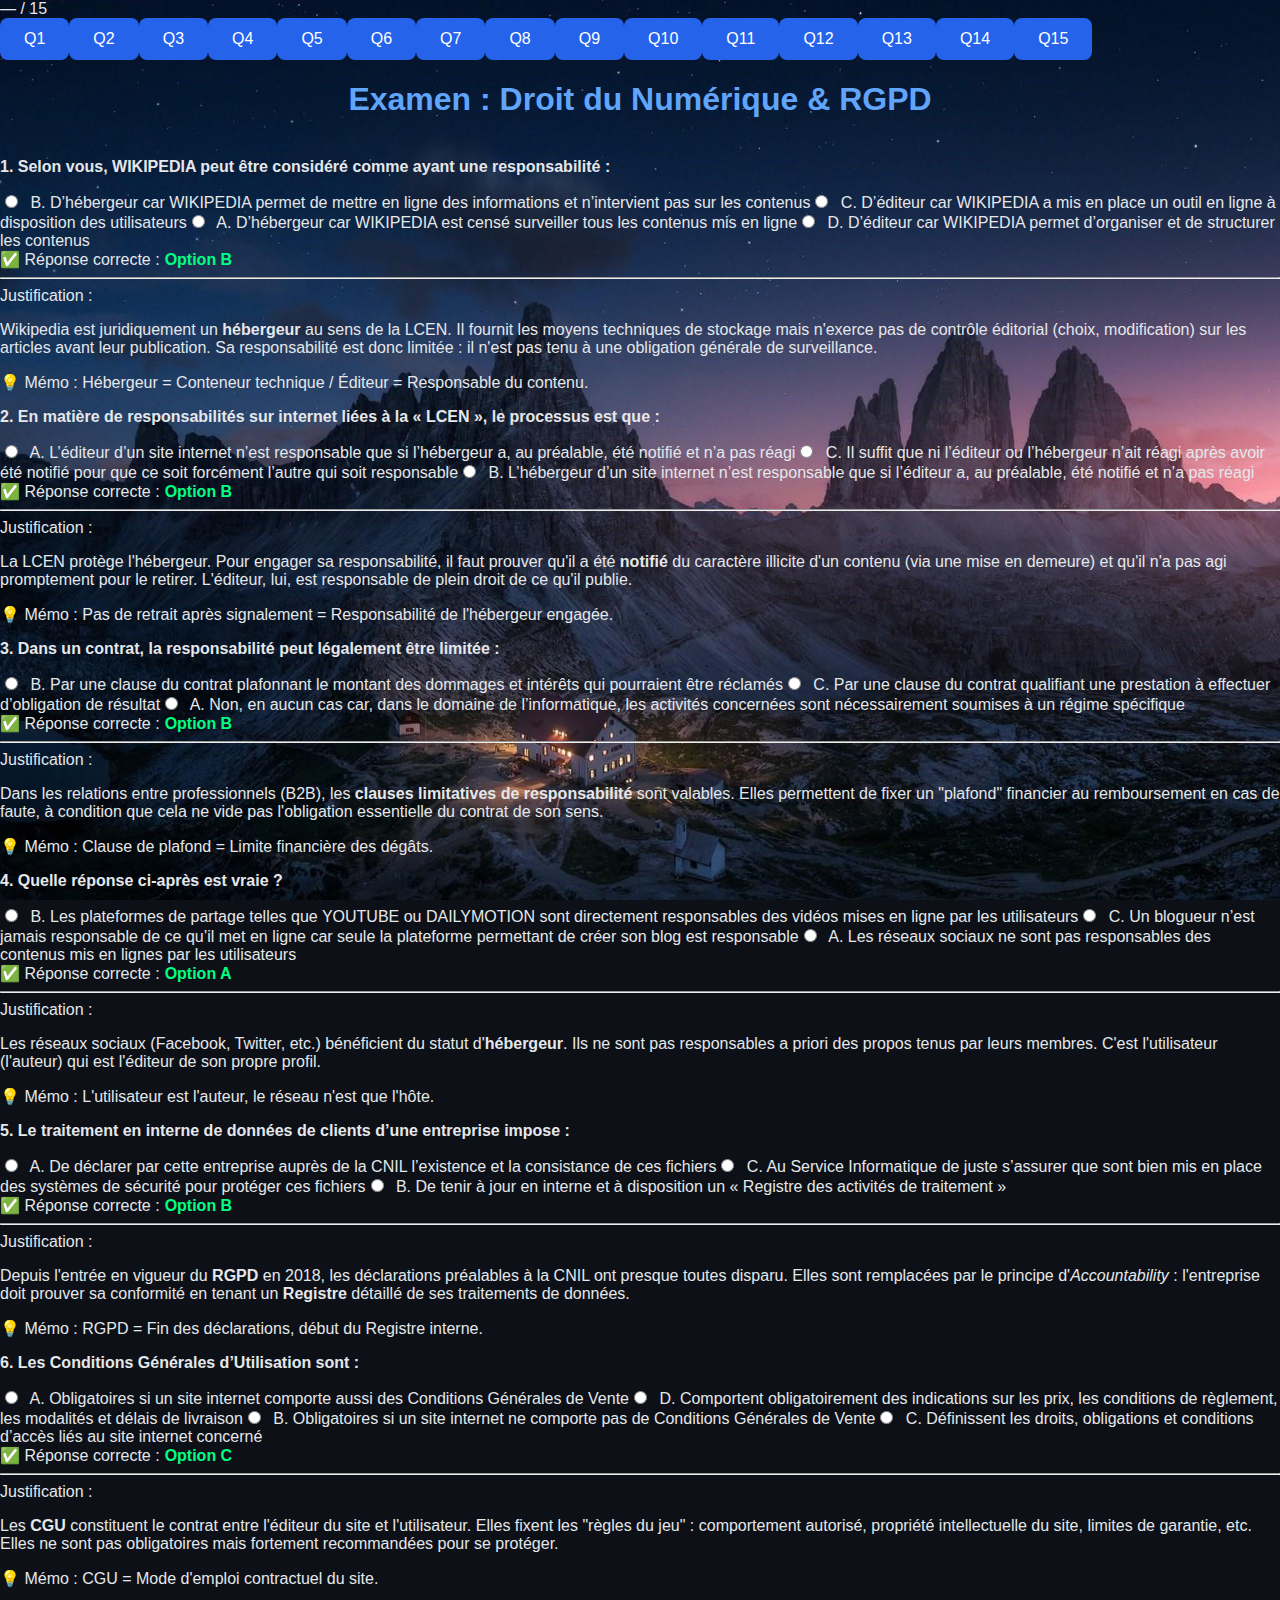
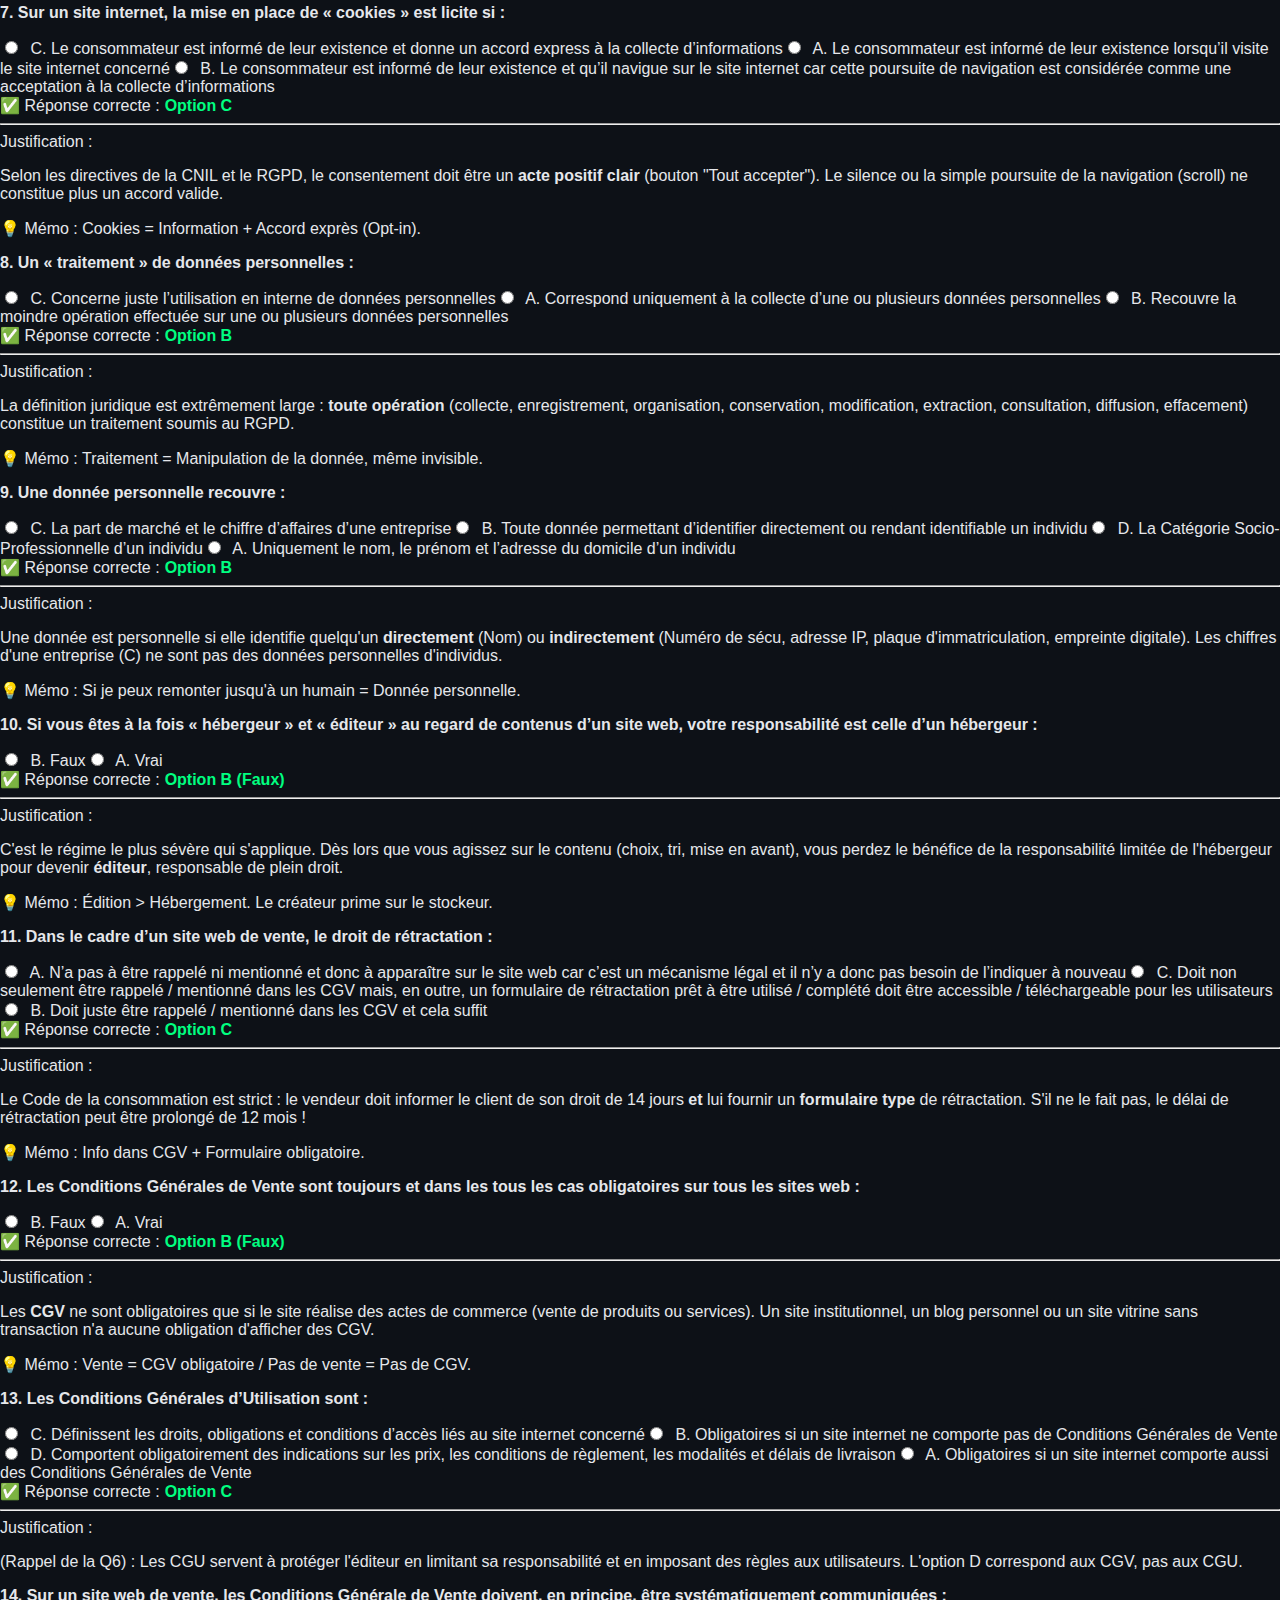
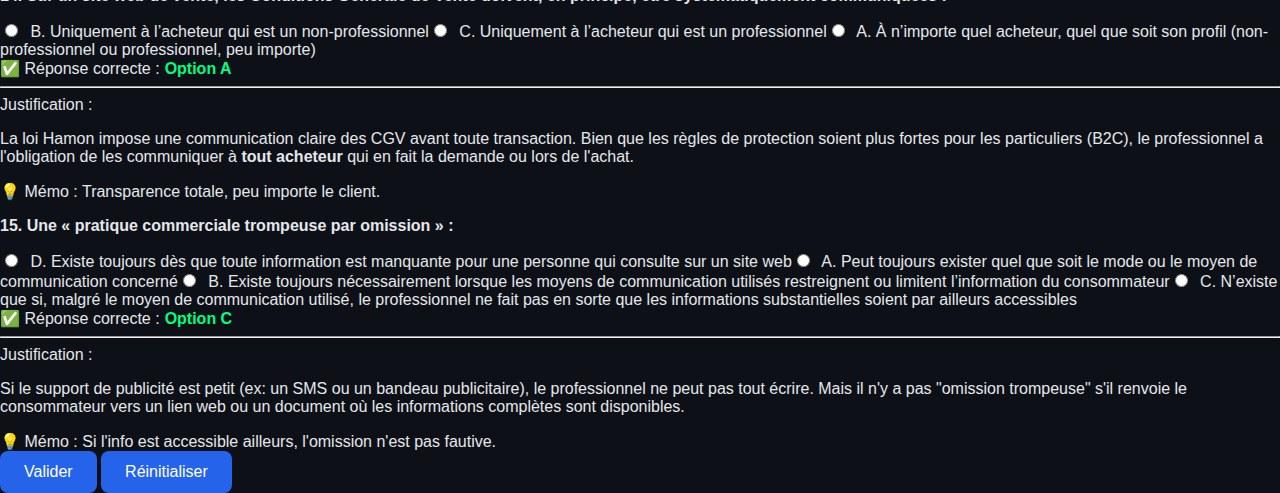
<file: Droit.html>
<!DOCTYPE html>
<html lang="fr">
<head>
    <meta charset="UTF-8" />
    <meta name="viewport" content="width=device-width, initial-scale=1.0">
    <title>Examen Cyber-Droit & PI - Expert</title>
    <link rel="stylesheet" href="QCM.css" />
    <style>
        /* Ajout rapide pour garantir l'alignement sur la même ligne */
        .correct-answer-line { display: block; margin-bottom: 8px; }
        .correct-answer-text { color: #00ff80; font-weight: bold; margin-left: 5px; }
    </style>
</head>
<body style="background-image: url('mountain_sunset.jpg'); background-size: cover; background-position: center; background-attachment: fixed; background-repeat: no-repeat; background-color: #0d1117;">
<div class="sidebar-toggle" id="mobile-toggle">
    <span></span><span></span><span></span>
</div>

<div class="layout">
    <aside class="sidebar" id="sidebar">

        <div class="score-result" id="score-container">
            <div id="score-result"> — / 15</div>
        </div>

        <nav class="sidebar-list">
            <script>
                const NbQuestions = 15; 
                for(let i=1; i <= NbQuestions; i++) { 
                    document.write(`<button class="nav-question" data-target="${i}">Q${i}</button>`); 
                }
            </script>
        </nav>
    </aside>
<main class="main-content">
    <h1>Examen : Droit du Numérique & RGPD</h1>

    <section id="section-examen">
        <div class="qcm-question" id="question-1" data-question="1">
            <p><b>1. Selon vous, WIKIPEDIA peut être considéré comme ayant une responsabilité :</b></p>
            <div class="qcm-options">
                <label><input type="radio" name="q1" value="A"> A. D’hébergeur car WIKIPEDIA est censé surveiller tous les contenus mis en ligne</label>
                <label><input type="radio" name="q1" value="B"> B. D’hébergeur car WIKIPEDIA permet de mettre en ligne des informations et n’intervient pas sur les contenus</label>
                <label><input type="radio" name="q1" value="C"> C. D’éditeur car WIKIPEDIA a mis en place un outil en ligne à disposition des utilisateurs</label>
                <label><input type="radio" name="q1" value="D"> D. D’éditeur car WIKIPEDIA permet d’organiser et de structurer les contenus</label>
            </div>
            <div class="correction-panel">
                <div class="explanation-box">
                    <div class="correct-answer-line">
                        <span class="justif-title">✅ Réponse correcte :</span><span class="correct-answer-text">Option B</span>
                    </div>
                    <hr>
                    <span class="justif-title">Justification :</span>
                    <p>Wikipedia est juridiquement un <b>hébergeur</b> au sens de la LCEN. Il fournit les moyens techniques de stockage mais n'exerce pas de contrôle éditorial (choix, modification) sur les articles avant leur publication. Sa responsabilité est donc limitée : il n'est pas tenu à une obligation générale de surveillance.</p>
                    <span class="mnemonic">💡 Mémo : Hébergeur = Conteneur technique / Éditeur = Responsable du contenu.</span>
                </div>
            </div>
        </div>

        <div class="qcm-question" id="question-2" data-question="2">
            <p><b>2. En matière de responsabilités sur internet liées à la « LCEN », le processus est que :</b></p>
            <div class="qcm-options">
                <label><input type="radio" name="q2" value="A"> A. L’éditeur d’un site internet n’est responsable que si l’hébergeur a, au préalable, été notifié et n’a pas réagi</label>
                <label><input type="radio" name="q2" value="B"> B. L’hébergeur d’un site internet n’est responsable que si l’éditeur a, au préalable, été notifié et n’a pas réagi</label>
                <label><input type="radio" name="q2" value="C"> C. Il suffit que ni l’éditeur ou l’hébergeur n’ait réagi après avoir été notifié pour que ce soit forcément l’autre qui soit responsable</label>
            </div>
            <div class="correction-panel">
                <div class="explanation-box">
                    <div class="correct-answer-line">
                        <span class="justif-title">✅ Réponse correcte :</span><span class="correct-answer-text">Option B</span>
                    </div>
                    <hr>
                    <span class="justif-title">Justification :</span>
                    <p>La LCEN protège l'hébergeur. Pour engager sa responsabilité, il faut prouver qu'il a été <b>notifié</b> du caractère illicite d'un contenu (via une mise en demeure) et qu'il n'a pas agi promptement pour le retirer. L'éditeur, lui, est responsable de plein droit de ce qu'il publie.</p>
                    <span class="mnemonic">💡 Mémo : Pas de retrait après signalement = Responsabilité de l'hébergeur engagée.</span>
                </div>
            </div>
        </div>

        <div class="qcm-question" id="question-3" data-question="3">
            <p><b>3. Dans un contrat, la responsabilité peut légalement être limitée :</b></p>
            <div class="qcm-options">
                <label><input type="radio" name="q3" value="A"> A. Non, en aucun cas car, dans le domaine de l’informatique, les activités concernées sont nécessairement soumises à un régime spécifique</label>
                <label><input type="radio" name="q3" value="B"> B. Par une clause du contrat plafonnant le montant des dommages et intérêts qui pourraient être réclamés</label>
                <label><input type="radio" name="q3" value="C"> C. Par une clause du contrat qualifiant une prestation à effectuer d’obligation de résultat</label>
            </div>
            <div class="correction-panel">
                <div class="explanation-box">
                    <div class="correct-answer-line">
                        <span class="justif-title">✅ Réponse correcte :</span><span class="correct-answer-text">Option B</span>
                    </div>
                    <hr>
                    <span class="justif-title">Justification :</span>
                    <p>Dans les relations entre professionnels (B2B), les <b>clauses limitatives de responsabilité</b> sont valables. Elles permettent de fixer un "plafond" financier au remboursement en cas de faute, à condition que cela ne vide pas l'obligation essentielle du contrat de son sens.</p>
                    <span class="mnemonic">💡 Mémo : Clause de plafond = Limite financière des dégâts.</span>
                </div>
            </div>
        </div>

        <div class="qcm-question" id="question-4" data-question="4">
            <p><b>4. Quelle réponse ci-après est vraie ?</b></p>
            <div class="qcm-options">
                <label><input type="radio" name="q4" value="A"> A. Les réseaux sociaux ne sont pas responsables des contenus mis en lignes par les utilisateurs</label>
                <label><input type="radio" name="q4" value="B"> B. Les plateformes de partage telles que YOUTUBE ou DAILYMOTION sont directement responsables des vidéos mises en ligne par les utilisateurs</label>
                <label><input type="radio" name="q4" value="C"> C. Un blogueur n’est jamais responsable de ce qu’il met en ligne car seule la plateforme permettant de créer son blog est responsable</label>
            </div>
            <div class="correction-panel">
                <div class="explanation-box">
                    <div class="correct-answer-line">
                        <span class="justif-title">✅ Réponse correcte :</span><span class="correct-answer-text">Option A</span>
                    </div>
                    <hr>
                    <span class="justif-title">Justification :</span>
                    <p>Les réseaux sociaux (Facebook, Twitter, etc.) bénéficient du statut d'<b>hébergeur</b>. Ils ne sont pas responsables a priori des propos tenus par leurs membres. C'est l'utilisateur (l'auteur) qui est l'éditeur de son propre profil.</p>
                    <span class="mnemonic">💡 Mémo : L'utilisateur est l'auteur, le réseau n'est que l'hôte.</span>
                </div>
            </div>
        </div>

        <div class="qcm-question" id="question-5" data-question="5">
            <p><b>5. Le traitement en interne de données de clients d’une entreprise impose :</b></p>
            <div class="qcm-options">
                <label><input type="radio" name="q5" value="A"> A. De déclarer par cette entreprise auprès de la CNIL l’existence et la consistance de ces fichiers</label>
                <label><input type="radio" name="q5" value="B"> B. De tenir à jour en interne et à disposition un « Registre des activités de traitement »</label>
                <label><input type="radio" name="q5" value="C"> C. Au Service Informatique de juste s’assurer que sont bien mis en place des systèmes de sécurité pour protéger ces fichiers</label>
            </div>
            <div class="correction-panel">
                <div class="explanation-box">
                    <div class="correct-answer-line">
                        <span class="justif-title">✅ Réponse correcte :</span><span class="correct-answer-text">Option B</span>
                    </div>
                    <hr>
                    <span class="justif-title">Justification :</span>
                    <p>Depuis l'entrée en vigueur du <b>RGPD</b> en 2018, les déclarations préalables à la CNIL ont presque toutes disparu. Elles sont remplacées par le principe d'<i>Accountability</i> : l'entreprise doit prouver sa conformité en tenant un <b>Registre</b> détaillé de ses traitements de données.</p>
                    <span class="mnemonic">💡 Mémo : RGPD = Fin des déclarations, début du Registre interne.</span>
                </div>
            </div>
        </div>

        <div class="qcm-question" id="question-6" data-question="6">
            <p><b>6. Les Conditions Générales d’Utilisation sont :</b></p>
            <div class="qcm-options">
                <label><input type="radio" name="q6" value="A"> A. Obligatoires si un site internet comporte aussi des Conditions Générales de Vente</label>
                <label><input type="radio" name="q6" value="B"> B. Obligatoires si un site internet ne comporte pas de Conditions Générales de Vente</label>
                <label><input type="radio" name="q6" value="C"> C. Définissent les droits, obligations et conditions d’accès liés au site internet concerné</label>
                <label><input type="radio" name="q6" value="D"> D. Comportent obligatoirement des indications sur les prix, les conditions de règlement, les modalités et délais de livraison</label>
            </div>
            <div class="correction-panel">
                <div class="explanation-box">
                    <div class="correct-answer-line">
                        <span class="justif-title">✅ Réponse correcte :</span><span class="correct-answer-text">Option C</span>
                    </div>
                    <hr>
                    <span class="justif-title">Justification :</span>
                    <p>Les <b>CGU</b> constituent le contrat entre l'éditeur du site et l'utilisateur. Elles fixent les "règles du jeu" : comportement autorisé, propriété intellectuelle du site, limites de garantie, etc. Elles ne sont pas obligatoires mais fortement recommandées pour se protéger.</p>
                    <span class="mnemonic">💡 Mémo : CGU = Mode d'emploi contractuel du site.</span>
                </div>
            </div>
        </div>

        <div class="qcm-question" id="question-7" data-question="7">
            <p><b>7. Sur un site internet, la mise en place de « cookies » est licite si :</b></p>
            <div class="qcm-options">
                <label><input type="radio" name="q7" value="A"> A. Le consommateur est informé de leur existence lorsqu’il visite le site internet concerné</label>
                <label><input type="radio" name="q7" value="B"> B. Le consommateur est informé de leur existence et qu’il navigue sur le site internet car cette poursuite de navigation est considérée comme une acceptation à la collecte d’informations</label>
                <label><input type="radio" name="q7" value="C"> C. Le consommateur est informé de leur existence et donne un accord express à la collecte d’informations</label>
            </div>
            <div class="correction-panel">
                <div class="explanation-box">
                    <div class="correct-answer-line">
                        <span class="justif-title">✅ Réponse correcte :</span><span class="correct-answer-text">Option C</span>
                    </div>
                    <hr>
                    <span class="justif-title">Justification :</span>
                    <p>Selon les directives de la CNIL et le RGPD, le consentement doit être un <b>acte positif clair</b> (bouton "Tout accepter"). Le silence ou la simple poursuite de la navigation (scroll) ne constitue plus un accord valide.</p>
                    <span class="mnemonic">💡 Mémo : Cookies = Information + Accord exprès (Opt-in).</span>
                </div>
            </div>
        </div>

        <div class="qcm-question" id="question-8" data-question="8">
            <p><b>8. Un « traitement » de données personnelles :</b></p>
            <div class="qcm-options">
                <label><input type="radio" name="q8" value="A"> A. Correspond uniquement à la collecte d’une ou plusieurs données personnelles</label>
                <label><input type="radio" name="q8" value="B"> B. Recouvre la moindre opération effectuée sur une ou plusieurs données personnelles</label>
                <label><input type="radio" name="q8" value="C"> C. Concerne juste l’utilisation en interne de données personnelles</label>
            </div>
            <div class="correction-panel">
                <div class="explanation-box">
                    <div class="correct-answer-line">
                        <span class="justif-title">✅ Réponse correcte :</span><span class="correct-answer-text">Option B</span>
                    </div>
                    <hr>
                    <span class="justif-title">Justification :</span>
                    <p>La définition juridique est extrêmement large : <b>toute opération</b> (collecte, enregistrement, organisation, conservation, modification, extraction, consultation, diffusion, effacement) constitue un traitement soumis au RGPD.</p>
                    <span class="mnemonic">💡 Mémo : Traitement = Manipulation de la donnée, même invisible.</span>
                </div>
            </div>
        </div>

        <div class="qcm-question" id="question-9" data-question="9">
            <p><b>9. Une donnée personnelle recouvre :</b></p>
            <div class="qcm-options">
                <label><input type="radio" name="q9" value="A"> A. Uniquement le nom, le prénom et l’adresse du domicile d’un individu</label>
                <label><input type="radio" name="q9" value="B"> B. Toute donnée permettant d’identifier directement ou rendant identifiable un individu</label>
                <label><input type="radio" name="q9" value="C"> C. La part de marché et le chiffre d’affaires d’une entreprise</label>
                <label><input type="radio" name="q9" value="D"> D. La Catégorie Socio-Professionnelle d’un individu</label>
            </div>
            <div class="correction-panel">
                <div class="explanation-box">
                    <div class="correct-answer-line">
                        <span class="justif-title">✅ Réponse correcte :</span><span class="correct-answer-text">Option B</span>
                    </div>
                    <hr>
                    <span class="justif-title">Justification :</span>
                    <p>Une donnée est personnelle si elle identifie quelqu'un <b>directement</b> (Nom) ou <b>indirectement</b> (Numéro de sécu, adresse IP, plaque d'immatriculation, empreinte digitale). Les chiffres d'une entreprise (C) ne sont pas des données personnelles d'individus.</p>
                    <span class="mnemonic">💡 Mémo : Si je peux remonter jusqu'à un humain = Donnée personnelle.</span>
                </div>
            </div>
        </div>

        <div class="qcm-question" id="question-10" data-question="10">
            <p><b>10. Si vous êtes à la fois « hébergeur » et « éditeur » au regard de contenus d’un site web, votre responsabilité est celle d’un hébergeur :</b></p>
            <div class="qcm-options">
                <label><input type="radio" name="q10" value="A"> A. Vrai</label>
                <label><input type="radio" name="q10" value="B"> B. Faux</label>
            </div>
            <div class="correction-panel">
                <div class="explanation-box">
                    <div class="correct-answer-line">
                        <span class="justif-title">✅ Réponse correcte :</span><span class="correct-answer-text">Option B (Faux)</span>
                    </div>
                    <hr>
                    <span class="justif-title">Justification :</span>
                    <p>C'est le régime le plus sévère qui s'applique. Dès lors que vous agissez sur le contenu (choix, tri, mise en avant), vous perdez le bénéfice de la responsabilité limitée de l'hébergeur pour devenir <b>éditeur</b>, responsable de plein droit.</p>
                    <span class="mnemonic">💡 Mémo : Édition > Hébergement. Le créateur prime sur le stockeur.</span>
                </div>
            </div>
        </div>

        <div class="qcm-question" id="question-11" data-question="11">
            <p><b>11. Dans le cadre d’un site web de vente, le droit de rétractation :</b></p>
            <div class="qcm-options">
                <label><input type="radio" name="q11" value="A"> A. N’a pas à être rappelé ni mentionné et donc à apparaître sur le site web car c’est un mécanisme légal et il n’y a donc pas besoin de l’indiquer à nouveau</label>
                <label><input type="radio" name="q11" value="B"> B. Doit juste être rappelé / mentionné dans les CGV et cela suffit</label>
                <label><input type="radio" name="q11" value="C"> C. Doit non seulement être rappelé / mentionné dans les CGV mais, en outre, un formulaire de rétractation prêt à être utilisé / complété doit être accessible / téléchargeable pour les utilisateurs</label>
            </div>
            <div class="correction-panel">
                <div class="explanation-box">
                    <div class="correct-answer-line">
                        <span class="justif-title">✅ Réponse correcte :</span><span class="correct-answer-text">Option C</span>
                    </div>
                    <hr>
                    <span class="justif-title">Justification :</span>
                    <p>Le Code de la consommation est strict : le vendeur doit informer le client de son droit de 14 jours <b>et</b> lui fournir un <b>formulaire type</b> de rétractation. S'il ne le fait pas, le délai de rétractation peut être prolongé de 12 mois !</p>
                    <span class="mnemonic">💡 Mémo : Info dans CGV + Formulaire obligatoire.</span>
                </div>
            </div>
        </div>

        <div class="qcm-question" id="question-12" data-question="12">
            <p><b>12. Les Conditions Générales de Vente sont toujours et dans les tous les cas obligatoires sur tous les sites web :</b></p>
            <div class="qcm-options">
                <label><input type="radio" name="q12" value="A"> A. Vrai</label>
                <label><input type="radio" name="q12" value="B"> B. Faux</label>
            </div>
            <div class="correction-panel">
                <div class="explanation-box">
                    <div class="correct-answer-line">
                        <span class="justif-title">✅ Réponse correcte :</span><span class="correct-answer-text">Option B (Faux)</span>
                    </div>
                    <hr>
                    <span class="justif-title">Justification :</span>
                    <p>Les <b>CGV</b> ne sont obligatoires que si le site réalise des actes de commerce (vente de produits ou services). Un site institutionnel, un blog personnel ou un site vitrine sans transaction n'a aucune obligation d'afficher des CGV.</p>
                    <span class="mnemonic">💡 Mémo : Vente = CGV obligatoire / Pas de vente = Pas de CGV.</span>
                </div>
            </div>
        </div>

        <div class="qcm-question" id="question-13" data-question="13">
            <p><b>13. Les Conditions Générales d’Utilisation sont :</b></p>
            <div class="qcm-options">
                <label><input type="radio" name="q13" value="A"> A. Obligatoires si un site internet comporte aussi des Conditions Générales de Vente</label>
                <label><input type="radio" name="q13" value="B"> B. Obligatoires si un site internet ne comporte pas de Conditions Générales de Vente</label>
                <label><input type="radio" name="q13" value="C"> C. Définissent les droits, obligations et conditions d’accès liés au site internet concerné</label>
                <label><input type="radio" name="q13" value="D"> D. Comportent obligatoirement des indications sur les prix, les conditions de règlement, les modalités et délais de livraison</label>
            </div>
            <div class="correction-panel">
                <div class="explanation-box">
                    <div class="correct-answer-line">
                        <span class="justif-title">✅ Réponse correcte :</span><span class="correct-answer-text">Option C</span>
                    </div>
                    <hr>
                    <span class="justif-title">Justification :</span>
                    <p>(Rappel de la Q6) : Les CGU servent à protéger l'éditeur en limitant sa responsabilité et en imposant des règles aux utilisateurs. L'option D correspond aux CGV, pas aux CGU.</p>
                </div>
            </div>
        </div>

        <div class="qcm-question" id="question-14" data-question="14">
            <p><b>14. Sur un site web de vente, les Conditions Générale de Vente doivent, en principe, être systématiquement communiquées :</b></p>
            <div class="qcm-options">
                <label><input type="radio" name="q14" value="A"> A. À n’importe quel acheteur, quel que soit son profil (non-professionnel ou professionnel, peu importe)</label>
                <label><input type="radio" name="q14" value="B"> B. Uniquement à l’acheteur qui est un non-professionnel</label>
                <label><input type="radio" name="q14" value="C"> C. Uniquement à l’acheteur qui est un professionnel</label>
            </div>
            <div class="correction-panel">
                <div class="explanation-box">
                    <div class="correct-answer-line">
                        <span class="justif-title">✅ Réponse correcte :</span><span class="correct-answer-text">Option A</span>
                    </div>
                    <hr>
                    <span class="justif-title">Justification :</span>
                    <p>La loi Hamon impose une communication claire des CGV avant toute transaction. Bien que les règles de protection soient plus fortes pour les particuliers (B2C), le professionnel a l'obligation de les communiquer à <b>tout acheteur</b> qui en fait la demande ou lors de l'achat.</p>
                    <span class="mnemonic">💡 Mémo : Transparence totale, peu importe le client.</span>
                </div>
            </div>
        </div>

        <div class="qcm-question" id="question-15" data-question="15">
            <p><b>15. Une « pratique commerciale trompeuse par omission » :</b></p>
            <div class="qcm-options">
                <label><input type="radio" name="q15" value="A"> A. Peut toujours exister quel que soit le mode ou le moyen de communication concerné</label>
                <label><input type="radio" name="q15" value="B"> B. Existe toujours nécessairement lorsque les moyens de communication utilisés restreignent ou limitent l’information du consommateur</label>
                <label><input type="radio" name="q15" value="C"> C. N’existe que si, malgré le moyen de communication utilisé, le professionnel ne fait pas en sorte que les informations substantielles soient par ailleurs accessibles</label>
                <label><input type="radio" name="q15" value="D"> D. Existe toujours dès que toute information est manquante pour une personne qui consulte sur un site web</label>
            </div>
            <div class="correction-panel">
                <div class="explanation-box">
                    <div class="correct-answer-line">
                        <span class="justif-title">✅ Réponse correcte :</span><span class="correct-answer-text">Option C</span>
                    </div>
                    <hr>
                    <span class="justif-title">Justification :</span>
                    <p>Si le support de publicité est petit (ex: un SMS ou un bandeau publicitaire), le professionnel ne peut pas tout écrire. Mais il n'y a pas "omission trompeuse" s'il renvoie le consommateur vers un lien web ou un document où les informations complètes sont disponibles.</p>
                    <span class="mnemonic">💡 Mémo : Si l'info est accessible ailleurs, l'omission n'est pas fautive.</span>
                </div>
            </div>
        </div>
    </section>

    <div class="fixed-controls">
        <button id="validate-qcm" class="btn-modern btn-validate">Valider</button>
        <button id="reset-qcm" class="btn-modern btn-reset">Réinitialiser</button>
    </div>
</main>
</div>

<script src="script-droit.js"></script>
</body>
</html>
</file>
<file: QCM.css>
/* RESET */
* {
  box-sizing: border-box;
}

/* PAGE */
body {
  margin: 0;
  font-family: Arial, Helvetica, sans-serif;
  background: url("MontagneNuit.jpg") no-repeat center center fixed;
  background-size: cover;
  color: #e5e7eb;
}

/* CONTENEUR */
.container {
  max-width: 900px;
  margin: 0 auto;
  padding: 30px 20px 80px;
  background-color: rgba(2, 6, 23, 0.85);
  border-radius: 16px;
}

/* TITRE */
h1 {
  text-align: center;
  color: #60a5fa;
  margin-bottom: 40px;
}

/* QUESTION */
.question {
  background-color: #1e293b;
  border-radius: 12px;
  padding: 20px;
  margin-bottom: 25px;
  box-shadow: 0 10px 25px rgba(0,0,0,0.4);
  transition: border 0.2s ease;
}

/* TITRE QUESTION */
.question-title {
  font-weight: bold;
  margin-bottom: 15px;
}

/* RÉPONSES */
.question label {
  display: block;
  padding: 8px 10px;
  border-radius: 6px;
  cursor: pointer;
  margin-bottom: 6px;
}

.question label:hover {
  background-color: #334155;
}

/* RADIO */
input[type="radio"] {
  margin-right: 8px;
}

/* BON / MAUVAIS */
.correct {
  color: #22c55e;
  font-weight: bold;
}

.wrong {
  color: #ef4444;
  font-weight: bold;
}

/* NON RÉPONDUE */
.unanswered {
  border: 2px solid #f59e0b;
  background-color: rgba(245, 158, 11, 0.08);
}

.unanswered .question-title {
  color: #fbbf24;
}

/* EXPLICATION */
.explanation {
  display: none;
  margin-top: 15px;
  padding: 15px;
  background-color: #020617;
  border-left: 4px solid #60a5fa;
  border-radius: 6px;
  font-size: 14px;
}

/* ACTIONS */
.actions {
  display: flex;
  justify-content: center;
  gap: 15px;
  margin-top: 30px;
}

/* BOUTONS */
button {
  background-color: #2563eb;
  color: white;
  border: none;
  border-radius: 8px;
  padding: 12px 24px;
  font-size: 16px;
  cursor: pointer;
}

button:hover {
  background-color: #1d4ed8;
}

/* RESTART */
#restartBtn {
  display: none;
  background-color: #475569;
}

#restartBtn:hover {
  background-color: #334155;
}

/* SCORE */
.result {
  margin-top: 30px;
  font-size: 22px;
  text-align: center;
  font-weight: bold;
}
</file>
